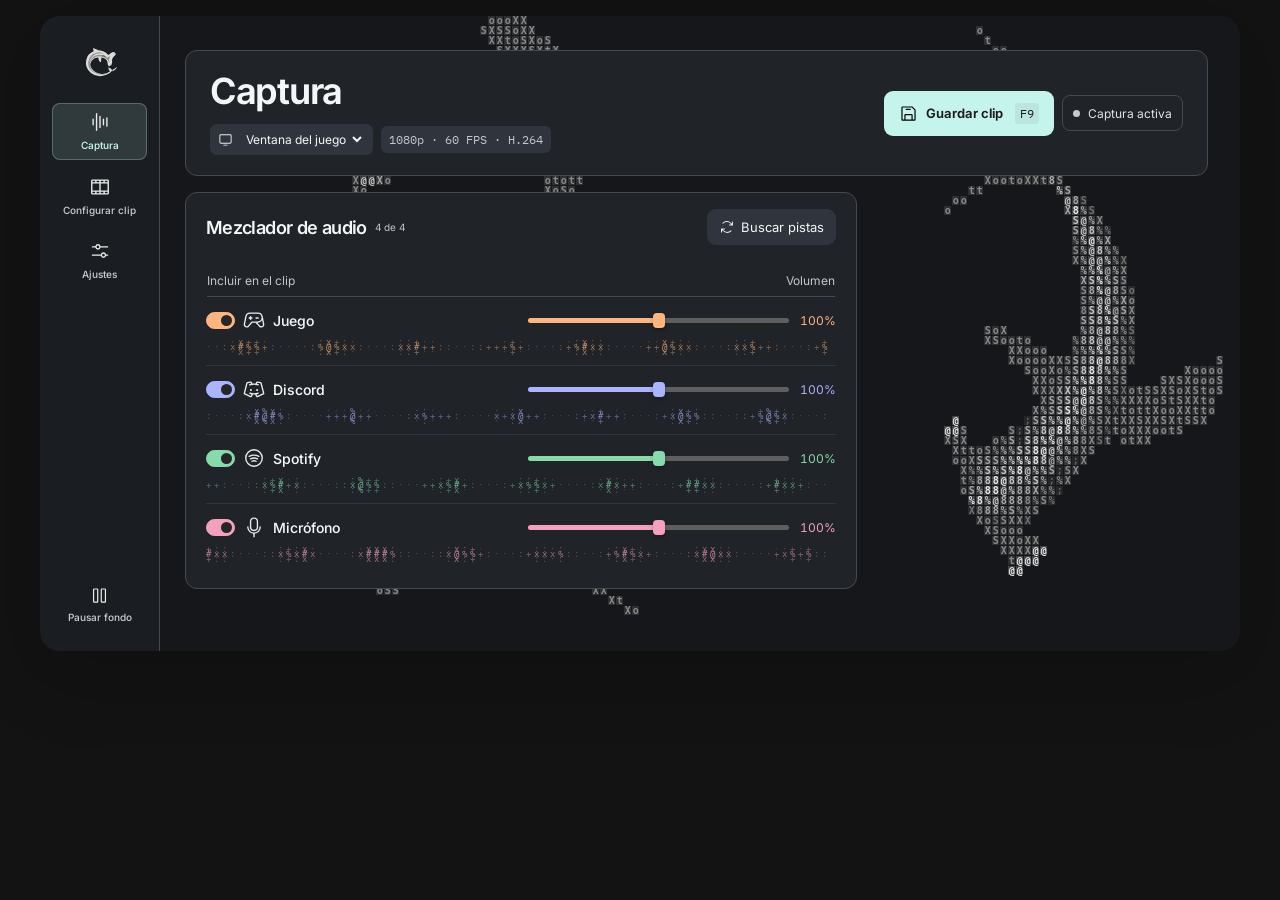
<file: assets/legacy/cut-ascii.html>
<!doctype html>
<html lang="es">
<meta charset="utf-8">
<meta name="viewport" content="width=device-width,initial-scale=1">
<meta name="color-scheme" content="dark">
<title>Cut · Captura</title><link rel="icon" href="ui-assets/cut.svg" type="image/svg+xml">
<style>
@font-face{font-family:Inter;src:url("ui-assets/inter.woff2") format("woff2");font-weight:100 900;font-display:swap}
@font-face{font-family:Plex;src:url("ui-assets/plex-mono.woff2") format("woff2");font-display:swap}
*{box-sizing:border-box}
:root{font-family:Inter,"Segoe UI",sans-serif;color:#f6f6f6;background:#131313;--muted:#bebebe;--accent:#c5c5c5;--shade:#282828;--line:#b5b5b536}
body{margin:0}button,input,select{font:inherit}button,select{background:#393939e8;color:inherit;border:0;border-radius:9px;padding:9px 12px;font-size:13px}button,select,input{cursor:pointer}button:hover,select:hover{background:#4c4c4c}button:disabled{opacity:.6}button:focus-visible,input:focus-visible,select:focus-visible{outline:2px solid var(--accent);outline-offset:3px}button:active{transform:translateY(1px)}
.app{isolation:isolate;position:relative;overflow:hidden;display:grid;grid-template-columns:94px minmax(0,1fr);width:min(1200px,calc(100% - 32px));min-height:635px;margin:16px auto;border-radius:20px;background:#131313;box-shadow:0 16px 80px #0a0a0a50}
.pond{position:absolute;inset:0;width:100%;height:100%;z-index:-1;pointer-events:none}
.rail{display:flex;flex-direction:column;align-items:center;gap:36px;padding:28px 8px 20px;background:linear-gradient(90deg,#29292999,transparent)}
.brand{display:inline-flex;align-items:center}
.tabs{display:grid;width:100%;gap:8px}.tabs button,.rail #motion{display:grid;justify-items:center;gap:6px;background:transparent;color:#bebebe;font-size:10px;font-weight:550;padding:10px 0}.tabs button[aria-current]{background:#c5c5c51c;color:#dadada}.tabs button:hover,.rail #motion:hover{background:#e2e2e20c}.rail #motion{margin-top:auto;width:100%}
.icon{width:19px;height:19px;object-fit:contain;filter:invert(91%) sepia(8%) saturate(205%);flex:none}.tabs .icon{width:22px;height:22px}
.workspace{min-width:0;padding:34px 32px 26px 25px;position:relative}
#captura{display:grid;grid-template-columns:minmax(0,1.6fr) minmax(230px,.89fr);gap:26px}
.mixing h1,.settings-panel h2{font-size:31px;font-weight:580;letter-spacing:-.048em;margin:0}
.mixing>.actions{display:flex;align-items:center;flex-wrap:wrap;gap:9px;margin:12px 0 32px}.source-picker{display:flex;align-items:center;gap:6px;background:#ffffff0d;border-radius:7px;padding:0 8px}.source-picker img{width:15px}.source-picker select{background:transparent;padding:7px 3px;font-size:12px}select option{background:#2c2c2c}
.profile{font:11px Plex,monospace;color:#c1c1c1}
#mixer{background:linear-gradient(100deg,#272727f4,#232323df);border-radius:18px;padding:17px 18px 15px;box-shadow:0 5px 25px #0a0a0a17}
.mixer-head,.mix-title,.gain,.track label,.panel-actions,.checks,.device{display:flex;align-items:center}.mixer-head{justify-content:space-between;gap:10px}.mix-title{gap:8px}.mix-title h2{font-size:18px;letter-spacing:-.035em;font-weight:600;margin:0}.count{font:10px Plex,monospace;color:#c3c3c3}
#refresh{display:flex;align-items:center;gap:6px;font-size:11px;padding:7px 8px;background:#ffffff09}#refresh img{width:16px;height:16px}#refresh:disabled img{animation:turn .5s ease-in-out infinite}@keyframes turn{to{transform:rotate(360deg)}}
.columns{display:grid;grid-template-columns:1fr 1fr;margin:20px 1px 0;font-size:10px;color:var(--muted)}.columns span:last-child{text-align:right}
.track{display:grid;grid-template-columns:minmax(110px,1fr) minmax(116px,1fr);column-gap:14px;row-gap:5px;padding:11px 0 8px;align-items:center}.track label{gap:8px;font-size:14px;font-weight:530}.track label>img{width:22px;height:22px}.track input[type=checkbox]{width:14px;height:14px;margin:0;accent-color:var(--tint)}
.signal{grid-row:2;grid-column:1/-1;width:100%;height:20px;opacity:.8}.track.off .signal,.track.off .gain{opacity:.42}.gain{gap:10px;grid-column:2;grid-row:1}.gain input,.volume input{width:100%;min-width:0;margin:0;accent-color:var(--tint,var(--accent))}.readout{font:12px Plex,monospace;min-width:37px;text-align:right}
.replay{display:flex;flex-direction:column;align-items:flex-start;justify-content:space-between;min-height:520px;padding:6px 4px 22px 12px}.status{display:flex;align-items:center;gap:8px;color:#e4e4e4;font-size:12px}.status::before{content:"";width:7px;height:7px;border-radius:50%;background:#c9c9c9}
.replay-block{width:100%;text-shadow:0 2px 8px #181818}.replay-block h2{font-size:13px;font-weight:520;color:#d0d0d0;margin:0 0 2px}.time{font:clamp(40px,5vw,68px)/1.2 Plex,monospace;letter-spacing:-.07em}.primary{display:inline-flex;align-items:center;gap:8px;background:var(--accent);color:#1c1c1c;font-weight:650;padding:12px 15px}.primary:hover{background:#d7d7d7}.primary img{filter:none}.replay-block .primary{margin-top:13px}.primary kbd{margin-left:10px;font:11px Plex,monospace;background:#35353512;padding:3px 5px;border-radius:4px}
#feedback,.copy-notice{display:block;font-size:12px;line-height:1.5;color:#d6d6d6;margin-top:14px;min-height:18px}
.settings-panel{max-width:650px}.settings-panel p{color:var(--muted);font-size:14px}.settings-box{background:#282828e8;border-radius:15px;padding:22px;display:grid;gap:22px}.device{justify-content:space-between;gap:8px}.volume{display:grid;grid-template-columns:1fr auto;align-items:center;gap:12px}.volume output,.range-labels{font:14px Plex,monospace}.volume output{text-align:right;color:var(--accent)}.range-labels{display:flex;justify-content:space-between;font-size:10px}.reset{grid-area:2/2/4/3}.checks,.panel-actions{gap:12px;flex-wrap:wrap;font-size:13px}.panel-actions{margin-top:15px}
button,input{transition:background-color .16s,color .16s,opacity .16s}.track{animation:arrive .25s ease-out both}@keyframes arrive{from{opacity:.25;transform:translateY(4px)}}
[hidden]{display:none!important}
@media(max-width:880px){.app{grid-template-columns:74px minmax(0,1fr)}.workspace{padding:22px 18px 22px 6px}#captura{gap:12px;grid-template-columns:minmax(0,1.55fr) minmax(165px,.7fr)}#mixer{padding-inline:12px}.replay{padding-left:5px}}
@media(max-width:670px){.app{width:calc(100% - 12px);margin:6px;display:block;min-height:0}.rail,.tabs{display:flex;align-items:center}.rail{flex-direction:row;gap:12px;padding:10px 14px}.tabs{gap:3px;width:auto}.tabs button{padding:6px 8px}.rail #motion{margin:0 0 0 auto;width:auto;padding:6px}.brand{font-size:25px}.workspace{padding:12px}#captura{display:flex;flex-direction:column;gap:12px}.mixing>.actions{margin:9px 0 16px}.mixing h1{font-size:26px}.replay{min-height:0;flex-direction:row;align-items:center;padding:2px 4px}.replay-block{width:auto;display:grid;grid-template-columns:auto auto;align-items:center;gap:2px 8px}.replay-block h2{font-size:10px}.time{font-size:24px;grid-area:2/1}.replay-block .primary{grid-area:1/2/3/3;margin:0;font-size:12px;padding:9px}.primary kbd{display:none}.status{font-size:10px}.device{flex-wrap:wrap}.profile{font-size:10px}.signal{height:17px}.track{padding-block:9px}.rail #motion span{display:none}.count{font-size:9px}.gain{gap:4px}}
.gain input{appearance:none;height:24px;background:transparent}
.gain input::-webkit-slider-runnable-track{height:5px;border-radius:5px;background:linear-gradient(to right,var(--tint) var(--fill,50%),#5f5f5f var(--fill,50%))}
.gain input::-webkit-slider-thumb{appearance:none;width:12px;height:15px;margin-top:-5px;border-radius:4px;background:var(--tint);box-shadow:0 2px 4px #0004;transition:transform .14s ease-out}
.gain input:hover::-webkit-slider-thumb{transform:scale(1.12)}
.gain input:active::-webkit-slider-thumb{transform:scale(1.2)}
.track:focus-within .readout{color:var(--tint)}
.track label,.track .signal,.track .gain{transition:opacity .18s ease-out}
section[data-panel]:not([hidden]){animation:panel-in .2s ease-out}
@keyframes panel-in{from{opacity:.7;transform:translateY(3px)}}
@media(prefers-reduced-motion:reduce){*,*::before,*::after{animation:none!important;transition:none!important}}
.time,.profile{background:#131313ed;border-radius:6px;box-decoration-break:clone}.time{width:fit-content;padding-right:5px}.profile{padding:3px 5px}</style><link rel="stylesheet" href="studio.css">
<main class="app">
<canvas id="front" class="pond fish" aria-hidden="true"></canvas>
<aside class="rail"><span class="brand"><img src="ui-assets/cut.svg" width="40" height="35" alt="Cut"></span><nav class="tabs" aria-label="Secciones"><button data-page="captura" aria-current="page"><img class="icon" src="ui-assets/waveform.svg" alt="">Captura</button><button data-page="clips"><img class="icon" src="ui-assets/film-strip.svg" alt=""><span>Configurar clip</span></button><button data-page="ajustes"><img class="icon" src="ui-assets/sliders-horizontal.svg" alt="">Ajustes</button></nav><button id="motion" aria-label="Pausar fondo"><img class="icon" src="ui-assets/pause.svg" alt=""><span>Pausar fondo</span></button></aside>
<div class="workspace">
<section id="captura" data-panel>
  <header class="capture-header">
    <div class="capture-heading"><h1>Captura</h1><div class="actions"><label class="source-picker"><img class="icon" src="ui-assets/monitor.svg" alt=""><select aria-label="Fuente de video"><option>Ventana del juego</option><option>Monitor completo</option></select></label><span class="profile">1080p · 60 FPS · H.264</span></div></div>
    <div class="capture-controls"><button class="primary" id="save"><img class="icon" src="ui-assets/floppy-disk.svg" alt="">Guardar clip <kbd>F9</kbd></button><span class="status">Captura activa</span></div>
  </header>
  <section id="mixer" aria-label="Mezclador de audio">
    <div class="mixer-head"><div class="mix-title"><h2>Mezclador de audio</h2><span class="count" id="count"></span></div><button id="refresh" title="Buscar aplicaciones que reproducen audio"><img class="icon" src="ui-assets/arrows-clockwise.svg" alt="">Buscar pistas</button></div>
    <div class="columns"><span>Incluir en el clip</span><span>Volumen</span></div><div id="tracks" role="region" aria-label="Pistas de audio" tabindex="0"></div>
  </section>
</section>

<section class="studio" id="ajustes" data-panel hidden>
<h1>Ajustes</h1>
<div class="preferences">
<div class="preference-controls"><section class="surface"><h2>Ventana y captura</h2><label class="field"><span>Iniciar con Windows<small>Abrir Cut al iniciar sesión.</small></span><input id="startup" type="checkbox" role="switch"></label><label class="field"><span>Minimizar al cerrar<small>Al desactivar esta opción, Cut queda en la bandeja.</small></span><input id="minimize-on-close" type="checkbox" role="switch"></label><label class="field"><span>Capturar cursor<small>Al cambiarlo se inicia un replay nuevo.</small></span><input id="capture-cursor" type="checkbox" role="switch"></label>
</section>
<section class="surface native-settings" aria-labelledby="hotkey-label">
<div id="clip-hotkey" hidden>
  <div class="hotkey-row">
    <h2 id="hotkey-label">Atajo para guardar clips</h2>
    <button type="button" id="hotkey-key" aria-labelledby="hotkey-label hotkey-value" aria-describedby="hotkey-feedback" aria-pressed="false"><kbd id="hotkey-value">F9</kbd></button>
  </div>
  <div class="hotkey-meta">
    <output id="hotkey-feedback" aria-live="polite"></output>
    <button type="button" id="hotkey-reset" hidden>Restaurar F9</button>
  </div>
</div>
</section>
<section class="surface native-settings" aria-labelledby="updates-title">
<h2 id="updates-title">Actualizaciones</h2>
<div id="cut-updates" hidden>
  <button type="button" id="check-updates">Buscar actualizaciones</button>
  <output id="update-message" aria-live="polite"></output>
</div>
</section>
<section class="surface"><h2>Micrófono global</h2><p>Para todas las capturas nuevas.</p><label class="device">Dispositivo <select class="source"><option>Micrófono predeterminado</option><option>Micrófono USB</option></select></label>
          <div class="volume">
            <label for="global-volume">Volumen de grabación</label><output for="global-volume">100%</output>
            <div class="ascii-slider"><pre id="gain-scale" aria-hidden="true"></pre><input id="global-volume" type="range" min="0" max="200" value="100" aria-valuetext="100%"></div>
            <button type="button" class="text-button reset" data-reset="global-volume">Restablecer</button>
            <div class="range-labels" aria-hidden="true"><span>0%</span><span>100%</span><span>200%</span></div>
          </div>
          <div class="checks"><label><input type="checkbox" role="switch" id="mic-mono" checked> Mono (voz centrada)</label><label><input type="checkbox" role="switch" id="mic-mute"> Silenciar micrófono</label><label><input type="checkbox" role="switch" id="mic-noise-suppression" checked> Supresión de ruido</label></div></section></div>
  <aside class="identity"><pre id="ascii-mark" aria-hidden="true">


                   %#x+.
                   +#####%+::.
                 .+%#############%x:           ..
              .x######%xxxxx%%xx%%###%:     +%#####.
            :%####%xx%##################+:%########%
           x####%x%%##%xxx%%%xxx++x+%############x:
          x###%xx##%%%%%x+x####+xxx%xx%%#%%####%.
         :###%x%%%#%:      ###%    .+%%%xx#####
         ####x%%#x         +##x       :##x####+
         ###%xx#:           .%:        :######+
        .###xx%+                        ######+
         ###xx#                         %##%##
         %##%x#.                         +x+.
         :###xx%                         :           :
          x###%%%                        x#%+     +%x
           :####%#x                       %###+x##x
             x####%%x.                     %#+ ::
               x####%%%+:              :+%#+
                 .+%#####%%xxxxx+xx%%%#%+.
                     :+xx%%####%%%+:.

                                                          </pre><div class="identity-caption"><strong>Cut</strong><span>Windows · Rust</span></div><div class="version-line"><span>Versión</span><b>Prototipo de diseño</b></div></aside>
</div></section>
<section class="studio" id="clips" data-panel hidden><h1>Configurar clip</h1>
<form id="clip-profile" class="clip-layout">
<div class="clip-fields"><section class="surface"><h2>Fuente de captura</h2>
<fieldset class="choices"><legend>Grabar</legend><div><label><input type="radio" name="mode" value="Ventana del juego" checked><span>Ventana del juego</span></label><label><input type="radio" name="mode" value="Monitor completo"><span>Pantalla completa</span></label></div></fieldset>
<label class="field" id="game-field">Ventana de ejemplo <select id="game"><option>Juego principal</option><option>Segundo juego</option></select></label>
<label class="field" id="monitor-field" hidden>Pantalla de ejemplo <select id="monitor"><option>Pantalla 1 · Principal</option><option>Pantalla 2 · Secundaria</option></select></label></section>
<section class="surface"><h2>Calidad de vídeo</h2>
<fieldset class="choices"><legend>Resolución</legend><div><label><input type="radio" name="resolution" value="720p"><span>720p</span></label><label><input type="radio" name="resolution" value="1080p" checked><span>1080p</span></label><label><input type="radio" name="resolution" value="1440p"><span>1440p</span></label><label><input type="radio" name="resolution" value="2160p"><span>2160p</span></label></div></fieldset>
<fieldset class="choices"><legend>Fotogramas por segundo</legend><div><label><input type="radio" name="fps" value="30"><span>30 FPS</span></label><label><input type="radio" name="fps" value="60" checked><span>60 FPS</span></label><label><input type="radio" name="fps" value="90"><span>90 FPS</span></label><label><input type="radio" name="fps" value="120"><span>120 FPS</span></label></div></fieldset>
<fieldset class="choices"><legend>Bitrate</legend><div><label><input type="radio" name="rate" value="10"><span>10 Mb/s</span></label><label><input type="radio" name="rate" value="20" checked><span>20 Mb/s</span></label><label><input type="radio" name="rate" value="40"><span>40 Mb/s</span></label><label><input type="radio" name="rate" value="80"><span>80 Mb/s</span></label></div></fieldset></section></div>
<div class="clip-fields">
<section class="surface replay-config"><h2>Duración del clip</h2><div class="clock-face"><output id="summary-time"></output></div>
<fieldset class="choices"><legend id="clip-duration-legend">Tiempo que guarda F9</legend><div><label><input type="radio" name="seconds" value="15"><span>15 s</span></label><label><input type="radio" name="seconds" value="30" checked><span>30 s</span></label><label><input type="radio" name="seconds" value="60"><span>1 min</span></label><label><input type="radio" name="seconds" value="120"><span>2 min</span></label><label><input type="radio" name="seconds" value="300"><span>5 min</span></label><label><input type="radio" name="seconds" value="600"><span>10 min</span></label></div></fieldset>
<div class="framing"><div class="frame-demo" aria-hidden="true"><i></i><span>→</span><i></i></div><div><strong>Salida 16:9 estirada</strong><small id="dimensions"></small></div></div><small>La imagen 4:3 se ensancha hasta llenar el cuadro.</small><div class="file-stat"><span>Video estimado</span><strong id="estimate"></strong></div><small id="summary-format"></small><small>MP4 · Estimación sin audio</small>
</section>
<section class="surface native-settings clip-output">
<h2>Archivo del clip</h2>
<label class="field" id="clip-audio-field" hidden>Pistas de audio <select id="clip-audio"><option value="separate">Varias pistas</option><option value="mixed">Una pista (mezcla)</option></select></label>
<div class="clip-destination"><h3>Carpeta de destino</h3><output id="clip-directory"></output>
<div class="destination-actions"><button type="button" id="open-directory">Abrir carpeta</button>
<button type="button" id="choose-directory">Cambiar carpeta…</button></div></div>
</section></div></form></section><output id="feedback" aria-live="polite"></output>
<button type="button" id="update-available" hidden></button>
</div>
</main>
<script>
const $ = selector => document.querySelector(selector);
const app = $('.app');
const panelNames = ['captura','clips','ajustes'];
const trackList = $('#tracks');
const feedback = $('#feedback');
const globalGain = $('#global-volume');
const mute = $('#mic-mute');
const params = new URLSearchParams(location.search);
const tracks = new Map();
const catalog = [
  ['game','Juego','#ffb57f'], ['discord','Discord','#aab4ff'],
  ['spotify','Spotify','#87dbaa'], ['mic','Micrófono',getComputedStyle(app).getPropertyValue('--mic-tint').trim()],
  ['browser','Navegador','#f1cf79']
];
function openPanel(name){
  for(const panel of document.querySelectorAll('[data-panel]')) panel.hidden = panel.id !== name;
  for(const tab of document.querySelectorAll('[data-page]')){
    if(tab.dataset.page===name) tab.setAttribute('aria-current','page');
    else tab.removeAttribute('aria-current');
  }
  feedback.value=''; if(name==='captura') for(const track of tracks.values()) drawSignal(track);
}
document.querySelectorAll('[data-page]').forEach(button=>button.onclick=()=>openPanel(button.dataset.page));
function rng(x,y){const v=Math.sin(x*127.1+y*311.7)*43758.5453;return v-Math.floor(v);}
function drawSignal(track){
  const canvas=track.canvas;
  const w=canvas.clientWidth,h=canvas.clientHeight;
  if(!w||!h)return;
  const dpr=Math.min(devicePixelRatio,2);
  canvas.width=Math.round(w*dpr);canvas.height=Math.round(h*dpr);
  const c=canvas.getContext('2d');c.scale(dpr,dpr);
  c.fillStyle=track.color;c.font='9px Consolas,monospace';
  const columns=Math.floor(w/8);
  const quiet=track.level!==undefined && track.level<.025;
  const level=quiet ? .72 : (track.level ?? track.gain.value/100);
  for(let i=0;i<columns;i++){
    const phase=i*.30+track.index*2.6;
    const shape=Math.min(1,(.10+.88*Math.pow(Math.abs(Math.sin(phase)),3)*(.3+.7*rng(i,track.index)))*level);
    for(let y=-1;y<=1;y++){
      const strength=shape-Math.abs(y)*.32;
      if(!track.include.checked)continue;
      if(strength<.04){
        if(y===0){c.globalAlpha=.34;c.fillText('·',i*8,h/2+3);}
        continue;
      }
      c.globalAlpha=quiet ? .43 + strength*.38 : Math.min(1,.2+strength);
      c.fillText('·:+x%#@'[Math.min(6,Math.floor(strength*7))],i*8,h/2+3+y*5);
    }
  }
}
function syncTrack(track){
  const active=track.include.checked;
  track.row.classList.toggle('off',!active);
  track.gain.disabled=!active;
  track.value.value=track.gain.value+'%';
  track.gain.style.setProperty('--fill',(Number(track.gain.value)/2)+'%');
  track.gain.setAttribute('aria-valuetext',track.value.value);
  drawSignal(track);
}
function showGain(input){
  input.closest('.volume').querySelector('output').value=input.value+'%';
  input.setAttribute('aria-valuetext',input.value+'%');
}
function addTrack([id,name,color,icon]){
  if(tracks.has(id))return;
  const row=document.createElement('div');
  row.className='track';row.style.setProperty('--tint',color);
  row.innerHTML='<label><input type="checkbox" role="switch" checked><span></span></label><canvas class="signal" aria-hidden="true"></canvas><div class="gain"><input type="range" min="0" max="200" value="100"><output class="readout"></output></div>';
  const icons={game:'game-controller',discord:'discord-logo',spotify:'spotify-logo',mic:'microphone',browser:'browser'};
  const image=document.createElement('img');image.className='icon';image.alt='';image.src='ui-assets/'+(icon || icons[id] || 'waveform')+'.svg';
  const label=row.querySelector('label span');label.before(image);label.textContent=name;
  const track={row,name,color,index:tracks.size,include:row.querySelector('[type=checkbox]'),gain:row.querySelector('[type=range]'),value:row.querySelector('output'),canvas:row.querySelector('canvas')};
  track.gain.id='volume-'+id;
  track.gain.setAttribute('aria-label','Volumen de '+name);
  track.value.setAttribute('for',track.gain.id);
  track.include.setAttribute('aria-label','Incluir '+name+' en el clip');
  trackList.append(row);tracks.set(id,track);
  track.gain.oninput=()=>{
    syncTrack(track);
    if(id==='mic'){globalGain.value=track.gain.value;showGain(globalGain);}
  };
  track.include.onchange=()=>{
    if(id==='mic')mute.checked=!track.include.checked;
    syncTrack(track);updateCount();
  };
  syncTrack(track);
}
function updateCount(){
  const visible=[...tracks.values()].filter(t=>!t.row.hidden);
  const included=visible.filter(t=>t.include.checked).length;
  $('#count').textContent=included+' de '+visible.length;
}
catalog.slice(0,4).forEach(addTrack);updateCount();
$('#refresh').onclick=async event=>{
  const button=event.currentTarget;
  button.disabled=true;feedback.value='Buscando pistas de ejemplo…';
  await new Promise(resolve=>setTimeout(resolve,300));
  const before=tracks.size;
  catalog.forEach(addTrack);updateCount();button.disabled=false;
  feedback.value=before===tracks.size?'Las pistas están actualizadas.':'Se añadió Navegador a las pistas de ejemplo.';
};
globalGain.oninput=()=>{
  showGain(globalGain);
  const mic=tracks.get('mic');mic.gain.value=globalGain.value;syncTrack(mic);
};
mute.onchange=()=>{
  const mic=tracks.get('mic');mic.include.checked=!mute.checked;syncTrack(mic);updateCount();
};
for(const reset of document.querySelectorAll('[data-reset]')){
  reset.onclick=()=>{const input=document.getElementById(reset.dataset.reset);input.value=100;input.dispatchEvent(new Event('input'));};
}
$('#save').onclick=()=>previewSave();
document.addEventListener('keydown',e=>{if(!window.cutDesktop&&e.key==='F9'&&!e.repeat){e.preventDefault();previewSave();}});

// Keep the glyphs in body coordinates so the scales travel with each fish.
const tau=2*Math.PI;
const sharksCanvas=$('#front');
const sharksContext=sharksCanvas.getContext('2d');
const sharks=[
  {place:.09,length:.42,beat:.72,seed:7,kind:'hammerhead'},
  {place:.42,length:.32,beat:.91,seed:31,kind:'mako'},
  {place:.76,length:.37,beat:.84,seed:53,kind:'mako'}
];
let swimming=!matchMedia('(prefers-reduced-motion: reduce)').matches;
let seconds=0, timer=null, previousTick=0;
let pondWidth=0, pondHeight=0;
const sharksInk=['#ebebeb','#c8c8c8','#a8a8a8','#8b8b8b','#727272','#5f5f5f'];
const marks=['.',':',';','t','o','X','S','%','8','@'];
let typeAtlas;

function makeTypeAtlas(scale){
  const narrow=pondWidth<670;
  const width=narrow?6:8, height=narrow?8:10;
  const tileW=Math.round(width*scale), tileH=Math.round(height*scale);
  const atlas=document.createElement('canvas');
  atlas.width=tileW*marks.length;atlas.height=tileH*sharksInk.length;
  const pen=atlas.getContext('2d');
  pen.textAlign='center';pen.textBaseline='middle';
  pen.font='600 '+Math.round(tileH*.96)+'px Consolas, monospace';
  sharksInk.forEach((color,row)=>marks.forEach((mark,col)=>{
    const x=col*tileW,y=row*tileH;
    pen.fillStyle=color;pen.globalAlpha=.21;pen.fillRect(x,y,tileW-scale,tileH-scale);
    pen.globalAlpha=1;pen.fillText(mark,x+tileW*.47,y+tileH*.52);
  }));
  return {atlas,width,height,tileW,tileH};
}
// Measure the circuit once per resize. Distances along the curve keep the
// clearance proportional to body length even through the tightest turns.
let circuit=[], perimeter=0;
function buildCircuit(){
  circuit=[];perimeter=0;
  for(let i=0;i<=240;i++){
    const angle=tau*i/240;
    const x=pondWidth*(.5+.39*Math.cos(angle));
    const y=pondHeight*(.49+.35*Math.sin(angle)+.034*Math.sin(2*angle));
    if(i)perimeter+=Math.hypot(x-circuit[i-1].x,y-circuit[i-1].y);
    circuit.push({x,y,d:perimeter});
  }
}
function routePoint(distance){
  const d=((distance%perimeter)+perimeter)%perimeter;
  let left=0,right=circuit.length-1;
  while(right-left>1){
    const mid=(left+right)>>1;
    if(circuit[mid].d<=d)left=mid;else right=mid;
  }
  const a=circuit[left],b=circuit[right],span=b.d-a.d;
  const dx=(b.x-a.x)/span,dy=(b.y-a.y)/span;
  return {x:a.x+(d-a.d)*dx,y:a.y+(d-a.d)*dy,dx,dy};
}
function spineAt(fish,time,length){
  const lead=perimeter*(fish.place+time/36+.008*Math.sin(time*.18+fish.seed));
  const segments=[],parts=28,step=length/parts;
  let previous;
  for(let i=0;i<=parts;i++){
    const u=i/parts;
    const p=routePoint(lead-u*length);
    const bend=length*(.004+.055*u*u)*Math.sin(tau*(fish.beat*time-.86*u)+fish.seed);
    const x=p.x-p.dy*bend,y=p.y+p.dx*bend;
    if(previous){
      const dx=x-previous.x,dy=y-previous.y,span=Math.hypot(dx,dy);
      segments.push({x:previous.x,y:previous.y,dx:dx/span,dy:dy/span});
    }
    previous={x,y};
  }
  return {segments,step};
}
// Sample the bending silhouette on a screen-aligned character grid. Each occupied
// cell gets one upright glyph, including where the tail turns sharply.
function drawShark(fish,time){
  const length=Math.max(175,pondWidth*fish.length);
  const {segments,step}=spineAt(fish,time,length);
  const {atlas,width,height,tileW,tileH}=typeAtlas;
  const pad=.28*length;
  const x0=Math.max(0,Math.floor((Math.min(...segments.map(s=>s.x))-pad)/width));
  const y0=Math.max(0,Math.floor((Math.min(...segments.map(s=>s.y))-pad)/height));
  const x1=Math.min(Math.ceil(pondWidth/width),Math.ceil((Math.max(...segments.map(s=>s.x))+pad)/width));
  const y1=Math.min(Math.ceil(pondHeight/height),Math.ceil((Math.max(...segments.map(s=>s.y))+pad)/height));
  for(let row=y0;row<y1;row++)for(let col=x0;col<x1;col++){
    const x=(col+.5)*width,y=(row+.5)*height;
    let best=Infinity,u=0,v=0;
    for(let i=0;i<segments.length;i++){
      const s=segments[i],ax=x-s.x,ay=y-s.y;
      const along=ax*s.dx+ay*s.dy;
      const nearest=Math.max(0,Math.min(step,along));
      const ex=ax-s.dx*nearest,ey=ay-s.dy*nearest,d2=ex*ex+ey*ey;
      if(d2>=best)continue;
      best=d2;
      if((i===0 && along<0)||(i===segments.length-1 && along>step)){u=-1;continue;}
      u=(i*step+nearest)/length;
      v=Math.sign(ay*s.dx-ax*s.dy)*Math.sqrt(d2)/length;
    }
    if(u<=0||u>=1)continue;
    const edge=Math.abs(v);
    const hammer=fish.kind==='hammerhead';
    // A narrow tail stock, swept pectoral fins and a crescent tail read from above.
    const nose=hammer?.065:.14;
    const body=Math.min(u/nose,1)*Math.max(.009,.093*(1-.79*u)*Math.min(1,(.85-u)/.23));
    const head=hammer && u<.087 && edge<.167 && u>.009+edge*.10 && u<.063+edge*.15;
    const finReach=Math.max(0,(u-.23)*1.63);
    const pectoral=u>.23 && u<.48 && edge<Math.min(.245,finReach) && edge>Math.max(0,(u-.35)*2.14);
    const tail=u>.78 && edge<(u-.78)*.91 && edge>Math.max(0,(u-.832)*1.12);
    if(!head && !pectoral && !tail && (edge>body || u>.835))continue;
    const eye=hammer ? head && edge>.142 : u>.085 && u<.115 && edge>.046;
    const gill=u>.15 && u<.235 && edge>body*.47 && Math.sin(230*u+edge*19)>.27;
    const fin=edge>body;
    const relief=body>0?Math.min(1,edge/body):1;
    const grain=rng(Math.floor(u*58)+fish.seed,Math.floor(v*77));
    const pigment=eye?0:gill?5:fin?3:Math.min(4,Math.floor(relief*3.25+(v>0?.70:0)+grain*.65));
    const density=eye?9:gill?2:Math.max(1,Math.min(9,Math.floor(7.5-relief*3+grain*3-(fin?1:0))));
    sharksContext.drawImage(atlas,density*tileW,pigment*tileH,tileW,tileH,col*width,row*height,width,height);
  }
}
function renderFish(time){
  sharksContext.clearRect(0,0,pondWidth,pondHeight);
  for(const fish of sharks)drawShark(fish,time);
}
function resizePond(){
  pondWidth=sharksCanvas.clientWidth;pondHeight=sharksCanvas.clientHeight;
  const scale=Math.min(devicePixelRatio,2);
  sharksCanvas.width=Math.round(pondWidth*scale);
  sharksCanvas.height=Math.round(pondHeight*scale);
  sharksContext.setTransform(scale,0,0,scale,0,0);
  buildCircuit();
  typeAtlas=makeTypeAtlas(scale);
  renderFish(seconds);
  for(const track of tracks.values())drawSignal(track);
}
function syncMotion(){
  clearInterval(timer);
  if(swimming && !document.hidden){
    previousTick=performance.now();
    timer=setInterval(()=>{
      const now=performance.now();
      const dt=Math.min(.12,(now-previousTick)/1000);previousTick=now;
      seconds+=dt*.36;
      renderFish(seconds);
    },1000/24);
  }
  const label=swimming?'Pausar fondo':'Animar fondo';
  const button=$('#motion');button.querySelector('span').textContent=label;
  button.setAttribute('aria-label',label);button.title=label;
  button.querySelector('img').src='ui-assets/'+(swimming?'pause':'play')+'.svg';
}
resizePond();
new ResizeObserver(resizePond).observe(app);
$('#motion').onclick=()=>{swimming=!swimming;syncMotion();};
document.addEventListener('visibilitychange',syncMotion);syncMotion();
openPanel(panelNames.includes(params.get('panel'))?params.get('panel'):'captura');
</script>
<script src="studio.js"></script></html>
</file>
<file: assets/legacy/studio.css>
.studio{max-width:1040px;color:#f6f6f6;--mono:Plex,Consolas,monospace}
.studio h1{width:fit-content;background:#131313eb;margin:0 0 18px;font-size:34px;font-weight:620;letter-spacing:-.055em}
.studio h2{margin:0 0 14px;font-size:21px;font-weight:580;letter-spacing:-.04em}
.studio p,.studio small{font-size:12px;line-height:1.5;color:#c8c8c8}.studio small{display:block}
.surface,.identity{background:#242424f3;border-radius:16px;padding:22px;min-width:0}
.clip-layout,.preferences{display:grid;grid-template-columns:minmax(0,1.4fr) minmax(0,1fr);gap:16px;align-items:start}
.clip-fields,.preference-controls{display:grid;gap:15px}.choices{padding:0;margin:17px 0 0;border:0;min-width:0}.choices legend,.field,.device,.checks,.volume{font-size:13px}
.choices legend{color:#cacaca;margin-bottom:6px;padding:0}
.choices>div{display:flex;flex-wrap:wrap;gap:4px}.choices label{position:relative;cursor:pointer}.choices input,.sr-only{position:absolute;width:1px;height:1px;clip-path:inset(50%);overflow:hidden}.choices :focus-visible+span{outline:2px solid #c5c5c5;outline-offset:1px}
.field,.device,.identity-caption,.version-line,.file-stat{display:flex;align-items:center;justify-content:space-between;gap:10px}.studio .field,.studio .device{margin-top:16px;flex-wrap:wrap}
.studio select{appearance:none;max-width:100%;font:12px var(--mono);color:#d5d5d5;border-radius:4px;padding:8px 24px 8px 8px;background:#323232 url("data:image/svg+xml,%3Csvg xmlns='http://www.w3.org/2000/svg' width='12' height='15'%3E%3Ctext y='11' fill='%23ffc89c' font-family='monospace'%3Ev%3C/text%3E%3C/svg%3E") right 5px center/no-repeat}
.replay-config{background:#2c2c2ced;container-type:inline-size}.clock-face{padding:16px 0 10px}
.file-stat{margin:28px 0 7px;font-size:13px}.file-stat strong{font:17px var(--mono);color:#d2d2d2}
.preferences{grid-template-columns:minmax(205px,.8fr) minmax(0,1.4fr)}.identity{container-type:inline-size;background:#2a2a2aed}.identity pre{font:2.73cqw/1.08 var(--mono);color:#cbcbcb;white-space:pre;min-height:28em;margin:0 0 18px}.identity-caption strong{font-size:34px;letter-spacing:-.08em}.identity-caption span,.version-line{font:11px var(--mono);color:#c5c5c5}.version-line{margin-top:14px}.version-line b{color:#d2d2d2;font-weight:400}
.studio .volume{margin:24px 0 14px}.studio .volume output{font:16px var(--mono)}.ascii-slider{position:relative;min-width:0;container-type:inline-size}.ascii-slider pre{margin:0;color:#cccccc;font:3.82cqw/30px var(--mono);pointer-events:none}.ascii-slider input{position:absolute;inset:0;opacity:0;width:100%;height:100%}.ascii-slider:focus-within{outline:2px solid #c5c5c5}.studio .range-labels{font-size:11px}.studio .checks{gap:14px}.studio .checks label{cursor:pointer}.studio .reset{font-size:11px}.preference-controls h2+p{margin-top:-8px}
@media(max-width:800px){.clip-layout,.preferences{grid-template-columns:1fr}.surface,.identity{padding:16px}.preferences .identity{display:grid;grid-template-columns:115px 1fr;column-gap:14px;align-items:center}.identity #ascii-mark{grid-row:span 2;font-size:3.1px;min-height:0;margin:0}.version-line,.identity-caption{flex-wrap:wrap}.replay-config{grid-row:1}.clock-face{padding:2px 0}.file-stat{margin-top:14px}}

.choices span,.studio .reset{display:inline-block;background:none;border:0;border-radius:0;color:#a8a8a8;padding:8px 0;font:500 13px Inter,sans-serif}
.choices>div{column-gap:18px}.choices :checked+span{color:white;box-shadow:inset 0 -2px #ececec}.choices span:hover,.studio .reset:hover{color:white}
.clock-face output{font:500 clamp(44px,18cqw,72px)/1 Inter,sans-serif;letter-spacing:-.075em;font-variant-numeric:tabular-nums}
.studio select{appearance:auto;background:#292929;color:#eee;font:13px Inter,sans-serif;padding:8px}
.framing{display:flex;align-items:center;gap:14px;margin:24px 0 8px}.frame-demo{display:flex;align-items:center;gap:5px;color:#aaa}.frame-demo i{display:grid;place-items:center;height:27px;aspect-ratio:4/3;background:#454545;border-radius:2px}.frame-demo i:before{content:"";width:13px;height:13px;border:1px solid #ddd;border-radius:50%}.frame-demo i:last-child{aspect-ratio:16/9}.frame-demo i:last-child:before{width:17.33px}.framing strong{font-size:14px;font-weight:550}
.studio input[type=checkbox],.track input[type=checkbox]{appearance:none;position:relative;flex:none;width:29px;height:17px;vertical-align:middle;background:#444;border:1px solid #747474;border-radius:15px;cursor:pointer}
.studio input[type=checkbox]:before,.track input[type=checkbox]:before{content:'';position:absolute;left:2px;top:2px;width:11px;height:11px;background:#bbb;border-radius:50%}
.studio input[type=checkbox]:checked,.track input[type=checkbox]:checked{background:#e1e1e1;border-color:#e1e1e1}
.studio input[type=checkbox]:checked:before,.track input[type=checkbox]:checked:before{transform:translateX(12px);background:#262626}
.brand img,.icon{filter:grayscale(1) brightness(0) invert(.92)}.brand img{filter:grayscale(1)}
.tabs button[aria-current]{background:none;color:white;box-shadow:inset 2px 0 #eee;border-radius:0}
.identity-caption span,.version-line,.range-labels,.readout,.time,.profile,.count,.volume output,.primary kbd{font-family:Inter,sans-serif;font-variant-numeric:tabular-nums}
@media(max-width:670px){.tabs button[aria-current]{box-shadow:inset 0 -2px #eee}.choices>div{gap:3px 12px}}

.app{--mic-tint:#f5a1bd}.track:not(.off) .readout{color:var(--tint)}.track input[type=checkbox]:checked{background:var(--tint);border-color:var(--tint)}.studio .volume output,.ascii-slider pre{color:var(--mic-tint)}
.desktop .status{background:#242424;border-radius:6px;padding:7px 10px}
.desktop .status[aria-pressed=true]::before{background:#9cd4a8}
.desktop #tracks>p{color:var(--muted);font-size:13px;margin:18px 0 4px}
.desktop .columns:has(+ #tracks>p){display:none}
.desktop #monitor-field+button{margin-top:13px}
.desktop .track.audio-error label span::after{content:" · No disponible";font-size:11px;color:#bcbcbc}

/* La ventana de escritorio termina donde termina el propio panel. */
.desktop .app{width:100%;min-height:100dvh;margin:0;border-radius:0;box-shadow:none}
.desktop .workspace{padding-top:42px}
.desktop .rail{padding-top:36px}
.window-bar{position:absolute;z-index:5;top:0;left:0;right:0;height:32px;display:flex;align-items:stretch;justify-content:flex-end}
.window-drag{flex:1}
.window-bar button{padding:0;width:36px;background:transparent;border-radius:0;color:#c6c6c6;font:15px Inter,sans-serif}
.window-bar button:hover{background:#383838;color:#fff}
.window-bar button:focus-visible{outline-offset:-3px}
.desktop .status{margin-right:2px}
.desktop .gain input::-webkit-slider-runnable-track{background:transparent}
.desktop .gain input::-webkit-slider-thumb{width:17px;height:17px;margin-top:-6px;background:#ededed;border:1px solid #929292;border-radius:50%}
.desktop .gain input:hover::-webkit-slider-runnable-track,.desktop .gain input:focus-visible::-webkit-slider-runnable-track{height:3px;background:#60606060}
.desktop .signal{opacity:.95}

@supports (appearance:base-select){
  select,select::picker(select){appearance:base-select}
  .studio select,.source-picker select{appearance:base-select;background:#272727;color:#eee;padding:7px 10px;border:1px solid transparent;border-radius:8px;min-width:0}
  .source-picker select{background:transparent;padding-left:2px}
  select::picker-icon{color:#a9a9a9;transition:transform .15s}
  select:open::picker-icon{transform:rotate(180deg)}
  select::picker(select){margin-block:6px;padding:4px;border:1px solid #484848;border-radius:10px;background:#232323;color:#eee;box-shadow:0 9px 22px #0008;min-width:anchor-size(width)}
  .studio select:focus-visible,.source-picker select:focus-visible{outline:1px solid #b8b8b8;outline-offset:1px}
  select option{padding:8px 10px;border-radius:6px;font-size:13px;background:transparent;color:#e3e3e3;cursor:pointer}
  select option:hover,select option:focus-visible{background:#3b3b3b;color:#fff}
  select option:checked{font-weight:600}
  select option::checkmark{order:1;margin-left:auto;color:#d5d5d5}
}
.desktop .tabs button,.desktop .rail #motion,.desktop .columns,.desktop .count{font-size:11px}

.replay{justify-content:flex-start;gap:14px;padding-top:8px}
.replay-block .primary{margin-top:0}
@media(max-width:670px){.replay-block{display:block}.replay{justify-content:space-between}}

/* La navegación conserva su posición. Cada vista contiene su propio desplazamiento. */
.desktop,.desktop body{height:100%;overflow:hidden}
.desktop .app{height:100dvh;min-height:0;grid-template-rows:minmax(0,1fr)}
.desktop .workspace{min-height:0;display:flex;flex-direction:column;overflow:hidden}
.desktop #captura{flex:1;min-height:0;overflow:hidden}
.desktop .mixing,.desktop #mixer{min-height:0;display:flex;flex-direction:column}
.desktop #tracks,.desktop .studio{min-height:0;overflow:auto;scrollbar-width:none;overscroll-behavior:contain}
.desktop #tracks:focus-visible{outline:1px solid #aaa;outline-offset:-1px}
.desktop #tracks::-webkit-scrollbar,.desktop .studio::-webkit-scrollbar{display:none}
.desktop .track label{min-width:0}
.desktop .track label span{min-width:0;overflow:hidden;text-overflow:ellipsis;white-space:nowrap}
.desktop select{max-width:100%}
.desktop select::picker(select){max-block-size:min(55dvh,26rem);scrollbar-width:none}
.desktop #feedback{flex:none;overflow-wrap:anywhere}

@media(max-width:670px){
  .desktop .app{display:grid;grid-template-columns:minmax(0,1fr);grid-template-rows:auto minmax(0,1fr)}
  .desktop .workspace{padding-top:12px}
  .desktop .replay{min-height:0}
}
.desktop .replay{min-height:0}
.desktop .mixer-head,.desktop .columns,.desktop .mixing>.actions{flex:none}
.clip-destination{display:none;margin-top:22px;border-top:1px solid #444;padding-top:16px}
.desktop .clip-destination{display:block}
.clip-destination h3{font-size:14px;margin:0}
#clip-directory{display:block;overflow-wrap:anywhere;user-select:text;margin:7px 0 12px;font-size:13px}
#clip-hotkey{margin-top:18px;padding-top:14px;border-top:1px solid #444}
.hotkey-row,.hotkey-meta{display:flex;align-items:center;justify-content:space-between;gap:8px 12px;flex-wrap:wrap;font-size:13px}
#hotkey-key{min-width:48px;min-height:36px;padding:6px 12px;border:1px solid #4b4b4b;background:#2c2c2c;transition:background-color .15s,border-color .15s,transform .15s}
#hotkey-key:hover{background:#393939}
#hotkey-key:active{transform:translateY(1px)}
#hotkey-key[aria-pressed=true]{border-color:#aaa;background:#383838}
#hotkey-key kbd{font:500 13px var(--mono)}
#hotkey-feedback:not(:empty){margin-top:6px;color:#c5c5c5}
#hotkey-reset{margin-left:auto;color:#bdbdbd;background:none;padding:5px 0;font-size:12px}
#hotkey-reset:hover{color:#fff;text-decoration:underline}
@media(prefers-reduced-motion:reduce){#hotkey-key{transition:none}#hotkey-key:active{transform:none}}
#cut-updates{margin-top:16px}
#update-message:not(:empty){display:block;margin-top:7px;font-size:12px}
#update-available{flex:none;align-self:start;margin-top:8px}

/* El lienzo ASCII conserva toda la superficie de la ventana. */
.app {
  --canvas: #15171a;
  --panel: #202328;
  --panel-edge: #454a51;
  --control: #30353d;
  --control-hover: #444c57;
  --accent: #c5f4ed;
  --muted: #c0c7cf;
  --surface-radius: 12px;
  grid-template-columns: 120px minmax(0, 1fr);
  background: var(--canvas);
  color: #f4f6f7;
}
.rail {
  gap: 24px;
  padding-inline: 12px;
  background: #1b1e22f5;
  border-inline-end: 1px solid var(--panel-edge);
}
.tabs button, .rail #motion {
  min-height: 48px;
  padding: 8px 4px;
  color: var(--muted);
  border-radius: 8px;
  line-height: 1.25;
}
.tabs button[aria-current] {
  background: #303a3c;
  color: var(--accent);
  border-radius: 8px;
  box-shadow: inset 0 0 0 1px #586b6c;
}
.tabs button[aria-current]:hover { background: #394748; }
#captura {
  display: grid;
  grid-template-columns: minmax(0, 1fr);
  align-content: start;
  gap: 16px;
}
.desktop #captura { overflow: auto; scrollbar-width: thin; }
.capture-header, .surface, .identity, #mixer {
  background: var(--panel);
  border: 1px solid var(--panel-edge);
  border-radius: var(--surface-radius);
}
.capture-header {
  display: flex;
  flex-wrap: wrap;
  justify-content: space-between;
  align-items: center;
  gap: 16px 24px;
  padding: 20px 24px;
}
.capture-heading { min-width: 0; }
.capture-heading h1, .studio h1 {
  margin: 0;
  color: inherit;
  font-size: clamp(26px, 4vw, 36px);
  font-weight: 650;
  letter-spacing: -.035em;
  line-height: 1.15;
}
.studio h1 { margin-block-end: 16px; padding-block: 4px; background: var(--canvas); }
.capture-heading .actions, .capture-controls, .destination-actions {
  display: flex;
  flex-wrap: wrap;
  align-items: center;
  gap: 8px;
}
.capture-heading .actions { margin-top: 12px; }
.capture-controls { margin-inline-start: auto; justify-content: flex-end; }
.capture-header .source-picker, .capture-header .profile { background: var(--control); }
.capture-header .profile {
  padding: 6px 8px;
  color: var(--muted);
  font: 12px Plex, Consolas, monospace;
  white-space: nowrap;
}
#save { min-height: 44px; white-space: nowrap; }
#save .icon { filter: none; }
#save:hover { background: #e0fff9; color: #1c1c1c; }
#save kbd { display: inline; margin-inline-start: 4px; font: 12px Plex, Consolas, monospace; }
.capture-header .status {
  min-height: 36px;
  padding: 8px 10px;
  border: 1px solid var(--panel-edge);
  border-radius: 8px;
  background: var(--panel);
}
.capture-header button.status:hover { background: var(--control); }
.status::before { flex: none; }
#mixer {
  width: min(100%, clamp(420px, 74%, 672px));
  padding: 16px 20px;
  box-shadow: none;
}
.desktop #mixer { min-height: auto; }
.desktop #tracks { overflow: visible; }
.mixer-head { flex-wrap: wrap; }
#refresh { min-height: 36px; padding-inline: 12px; background: var(--control); font-size: 13px; }
#refresh:hover, .destination-actions button:hover { background: var(--control-hover); }
#refresh:disabled { cursor: wait; }
.columns { padding-block: 8px; border-bottom: 1px solid var(--panel-edge); }
.desktop .columns, .columns { font-size: 12px; }
.track { border-bottom: 1px solid #454a5180; }
.track:last-child { border-bottom: 0; }
.desktop .gain input::-webkit-slider-runnable-track,
.desktop .gain input:hover::-webkit-slider-runnable-track,
.desktop .gain input:focus-visible::-webkit-slider-runnable-track {
  height: 5px;
  background: linear-gradient(to right, var(--tint) var(--fill,50%), #636c76 var(--fill,50%));
}
.clip-layout { grid-template-columns: minmax(0, 1.2fr) minmax(0, 1fr); }
.preferences { grid-template-columns: minmax(0, 1.5fr) minmax(180px, 1fr); }
.preference-controls { min-width: 0; }
.replay-config { grid-row: auto; }
.choices span { color: var(--muted); }
.choices :checked + span { color: var(--accent); box-shadow: inset 0 -2px var(--accent); }
.clock-face output {
  font: 500 clamp(36px, 15cqw, 56px)/1.1 Plex, Consolas, monospace;
  letter-spacing: -.035em;
}
.native-settings { display: none; }
.desktop .native-settings { display: block; }
#clip-hotkey, #cut-updates { margin-top: 0; }
#clip-hotkey { border-top: 0; padding-top: 0; }
.hotkey-row h2 { margin: 0; }
.clip-output .clip-destination { margin-top: 16px; }
.destination-actions button { background: var(--control); }
#feedback:empty { margin: 0; min-height: 0; }
#feedback:not(:empty) {
  width: fit-content;
  max-width: 100%;
  padding: 8px 12px;
  border: 1px solid var(--panel-edge);
  border-radius: 8px;
  background: var(--panel);
}
@media (max-width: 800px) {
  .clip-layout, .preferences { grid-template-columns: minmax(0, 1fr); }
}
@media (max-width: 670px) {
  .rail { gap: 8px; padding-inline: 8px; }
  .brand img { width: 32px; height: auto; }
  .tabs { flex: 1; }
  .tabs button, .rail #motion { padding-inline: 6px; }
  .capture-header { padding: 16px; }
  .capture-controls { margin-inline-start: 0; justify-content: flex-start; }
  #mixer { width: 100%; padding-inline: 12px; }
}
</file>
